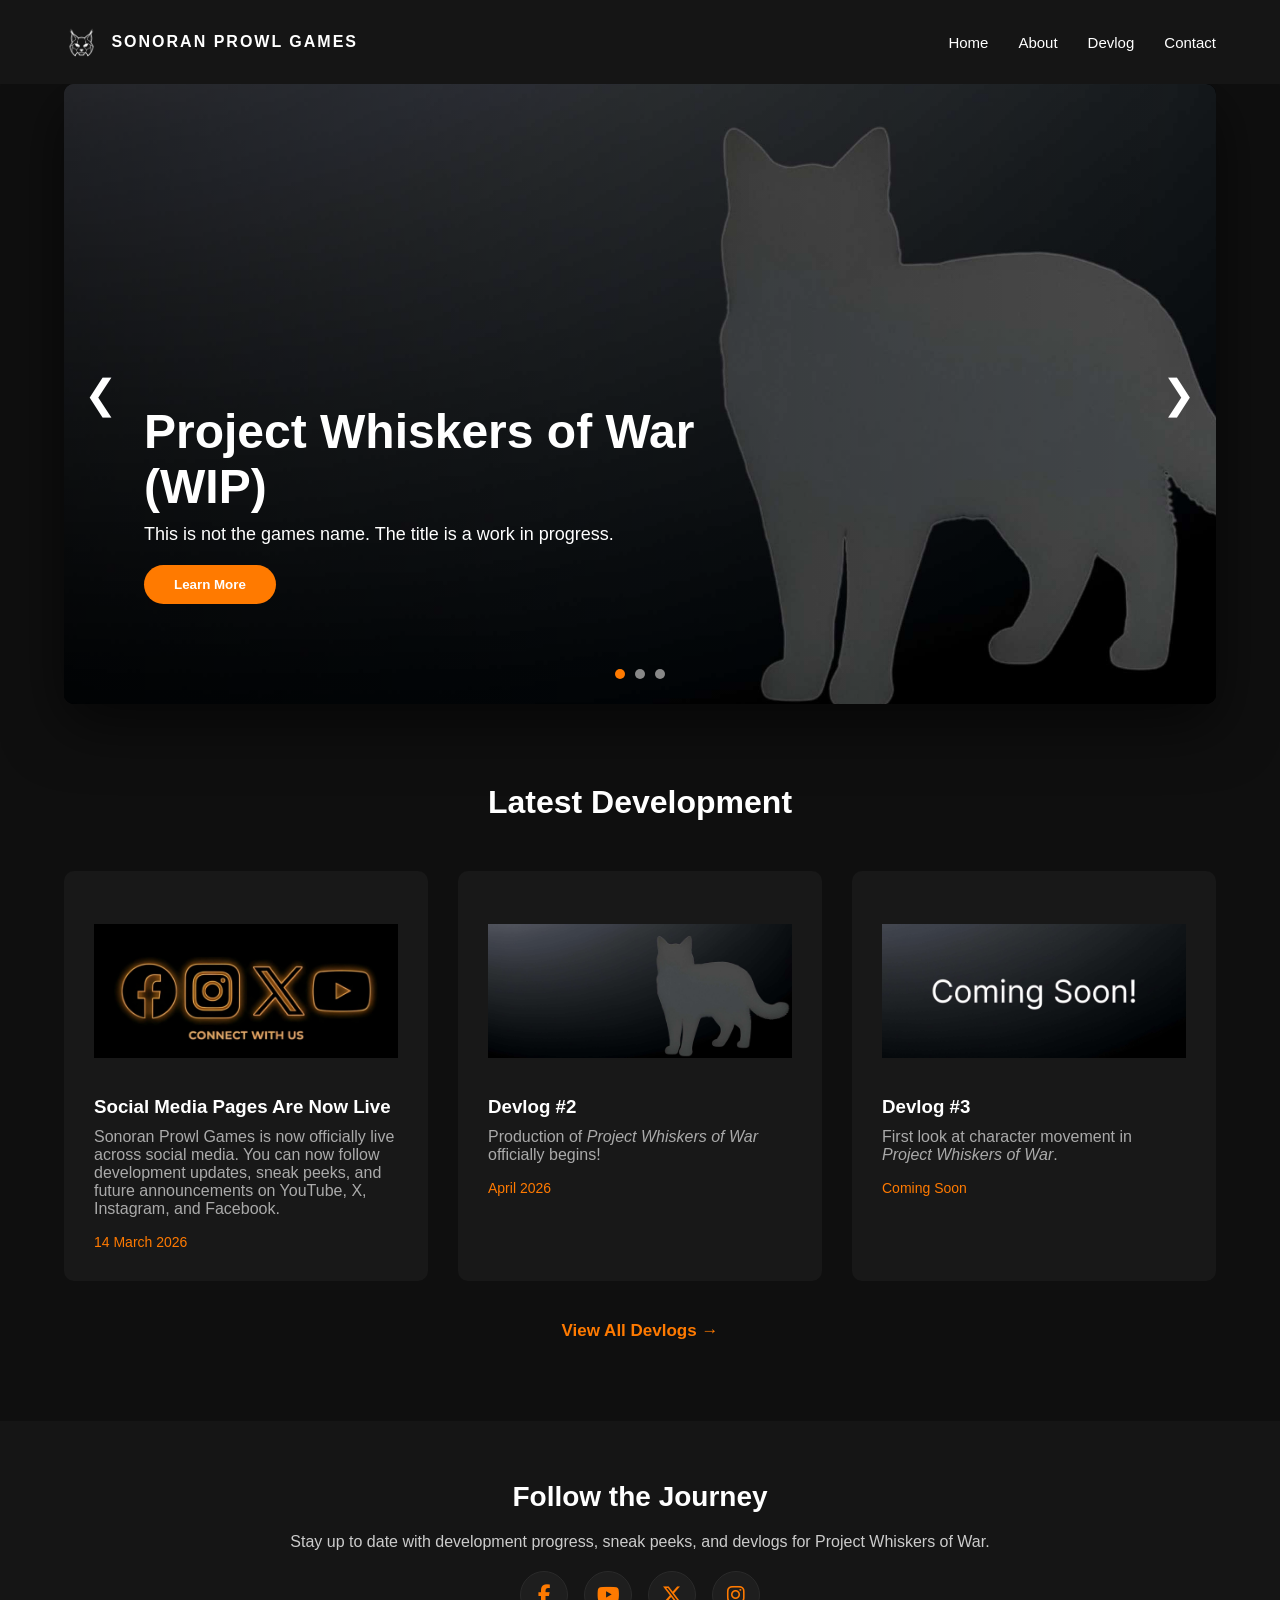
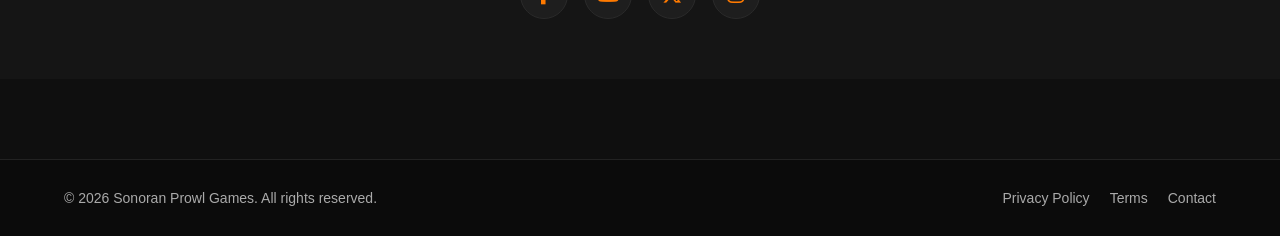
<file: index.html>
<!DOCTYPE html>
<html lang="en">

<head>

    <meta charset="UTF-8">
    <title>Sonoran Prowl Games</title>
    <meta name="viewport" content="width=device-width, initial-scale=1.0">

    <link rel="stylesheet" href="style.css">
    <link rel="stylesheet" href="https://cdnjs.cloudflare.com/ajax/libs/font-awesome/6.5.2/css/all.min.css">

</head>


<body>

    <!-- ================================= -->
    <!-- NAVBAR -->
    <!-- ================================= -->

    <header class="navbar">

        <div class="container navbar-inner">

            <div class="logo-container">
                <img src="assets/logo4.png" class="logo">
                <span class="studio-name">SONORAN PROWL GAMES</span>
            </div>

            <div class="menu-toggle">☰</div>

            <nav class="nav-menu">
                <a href="index.html">Home</a>
                <a href="about.html">About</a>
                <a href="devlog.html">Devlog</a>
                <a href="contact.html">Contact</a>
            </nav>

        </div>

    </header>


    <!-- ================================= -->
    <!-- FEATURED SLIDER -->
    <!-- ================================= -->

    <section class="featured">

        <div class="slider">

            <div class="slide active">
                <img src="assets/wowbanner.jpg">

                <div class="slide-content">
                    <h1>Project Whiskers of War (WIP)</h1>
                    <p>This is not the games name. The title is a work in progress. </p>
                    <button onclick="window.location.href='projectwow.html'">Learn More</button>
                </div>

            </div>


            <div class="slide">

                <img src="assets/SPGbanner.jpg">

                <div class="slide-content">
                    <h1>Sonoran Prowl Games</h1>
                    <p>Arizona Based Indie Developer</p>
                    <button onclick="window.location.href='about.html'">Learn More</button>
                </div>

            </div>


            <div class="slide">

                <img src="assets/social2.jpg">

                <div class="slide-content">
                    <h1>Now Live</h1>
                    <p>Facebook • YouTube • X • Instagram</p>
                    <button onclick="window.location.href='socials.html'">Learn More</button>
                </div>

            </div>


            <!-- arrows -->

            <div class="slider-arrows">
                <span class="arrow left">&#10094;</span>
                <span class="arrow right">&#10095;</span>
            </div>


            <!-- dots -->

            <div class="slider-dots">
                <span class="dot active"></span>
                <span class="dot"></span>
                <span class="dot"></span>
            </div>

        </div>

    </section>



    <!-- ================================= -->
    <!-- DEVLOG -->
    <!-- ================================= -->

    <section class="devlog">

        <div class="container">

            <h2>Latest Development</h2>

            <div class="devlog-grid">

                <!-- DEVLOG 1 -->
                <div class="devlog-card">
                    <img src="assets/social2.jpg" alt="Devlog 1 Thumbnail" class="devlog-thumb">
                    <h3>Social Media Pages Are Now Live</h3>
                    <p class="devlog-preview">
                        Sonoran Prowl Games is now officially live across social media.
                        You can now follow development updates, sneak peeks, and future
                        announcements on YouTube, X, Instagram, and Facebook.
                    </p>
                    <span>14 March 2026</span>
                </div>

                <!-- DEVLOG 2 -->
                <div class="devlog-card">
                    <img src="assets/wowbanner.jpg" alt="Devlog 2 Thumbnail" class="devlog-thumb">
                    <h3>Devlog #2</h3>
                    <p class="devlog-preview">Production of <em>Project Whiskers of War</em> officially begins!</p>
                    <span>April 2026</span>
                </div>

                <!-- DEVLOG 3 -->
                <div class="devlog-card">
                    <img src="assets/comingsoon.jpg" alt="Devlog 3 Thumbnail" class="devlog-thumb">
                    <h3>Devlog #3</h3>
                    <p class="devlog-preview">First look at character movement in <em>Project Whiskers of War</em>.</p>
                    <span>Coming Soon</span>
                </div>

            </div>

            <!-- View All Devlogs link (exactly what you liked) -->
            <div style="text-align: center; margin-top: 40px;">
                <a href="devlog.html" style="color: #ff7a00; font-weight: bold; text-decoration: none; font-size: 17px;">
                    View All Devlogs →
                </a>
            </div>

        </div>

    </section>

    <!-- ================================= -->
    <!-- Call to Action -->
    <!-- ================================= -->

    <section class="cta-follow">
        <div class="container cta-content">

            <h2>Follow the Journey</h2>

            <p>
                Stay up to date with development progress, sneak peeks,
                and devlogs for Project Whiskers of War.
            </p>

            <div class="social-links">

                <a href="https://www.facebook.com/SonoranProwlGames" target="_blank">
                    <i class="fa-brands fa-facebook-f"></i>
                </a>

                <a href="https://www.youtube.com/@SonoranProwlGames" target="_blank">
                    <i class="fa-brands fa-youtube"></i>
                </a>

                <a href="https://x.com/SonoranProwl" target="_blank">
                    <i class="fa-brands fa-x-twitter"></i>
                </a>

                <a href="https://www.instagram.com/sonoranprowlgames/" target="_blank">
                    <i class="fa-brands fa-instagram"></i>
                </a>

            </div>

        </div>
    </section>


    <!-- ================================= -->
    <!-- FOOTER -->
    <!-- ================================= -->

    <footer class="footer">

        <div class="container footer-content">

            <p>© 2026 Sonoran Prowl Games. All rights reserved.</p>

            <div class="footer-links">
                <a href="#">Privacy Policy</a>
                <a href="#">Terms</a>
                <a href="contact.html">Contact</a>
            </div>

        </div>

    </footer>


    <script src="script.js"></script>

</body>
</html>
</file>
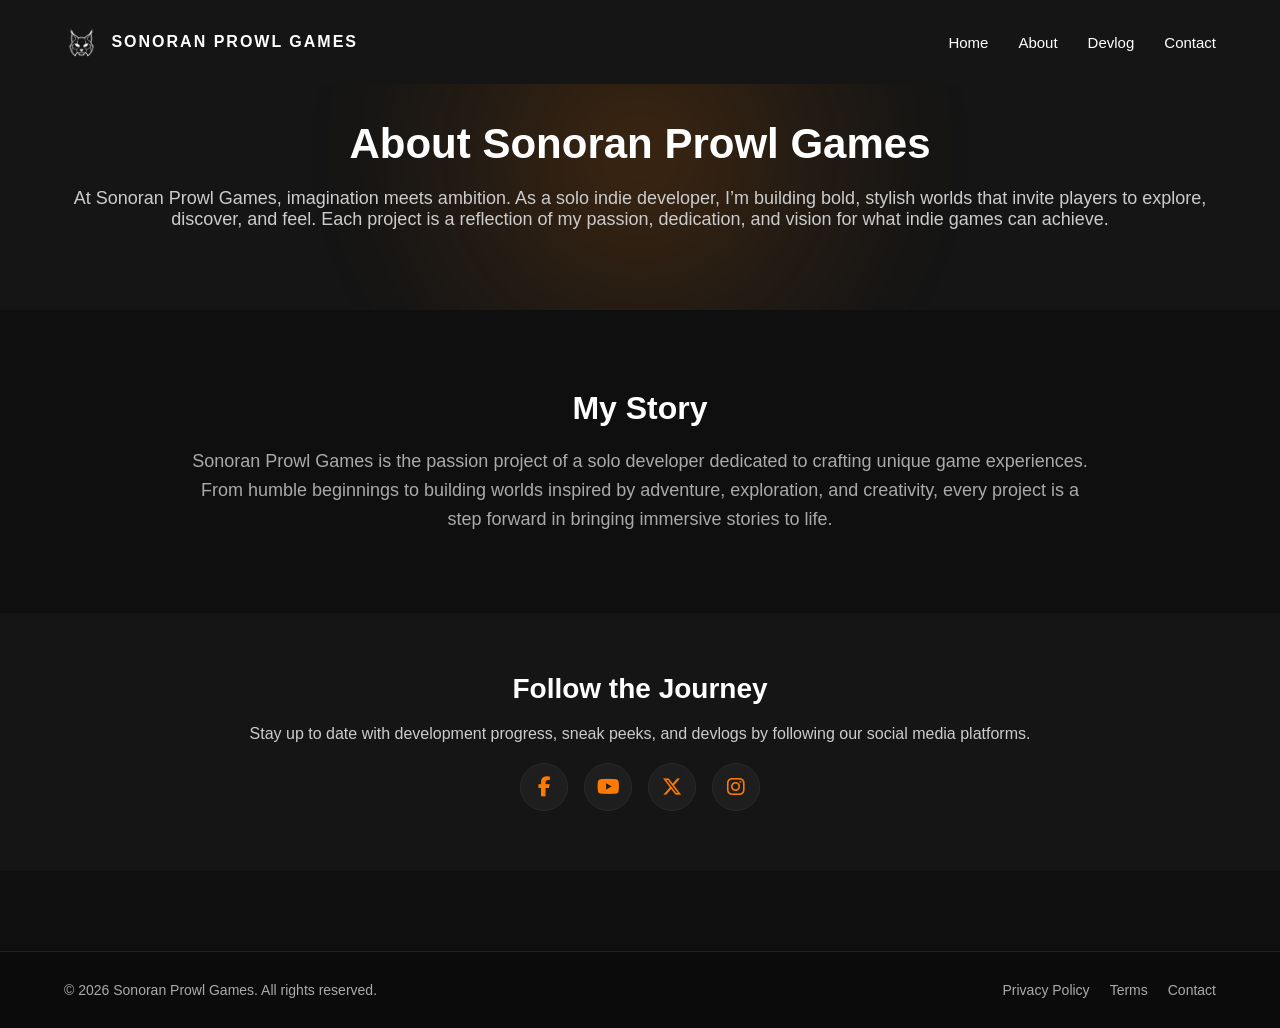
<file: about.html>
﻿<!DOCTYPE html>
<html lang="en">

<head>
    <meta charset="UTF-8">
    <title>About - Sonoran Prowl Games</title>
    <meta name="viewport" content="width=device-width, initial-scale=1.0">

    <link rel="stylesheet" href="style.css">

    <link rel="stylesheet" href="https://cdnjs.cloudflare.com/ajax/libs/font-awesome/6.5.2/css/all.min.css">
</head>

<body>

    <!-- NAVBAR -->
    <header class="navbar">
        <div class="container navbar-inner">
            <div class="logo-container">
                <img src="assets/logo4.png" class="logo">
                <span class="studio-name">SONORAN PROWL GAMES</span>
            </div>

            <div class="menu-toggle">☰</div>

            <nav class="nav-menu">
                <a href="index.html">Home</a>
                <a href="about.html">About</a>
                <a href="devlog.html">Devlog</a>
                <a href="contact.html">Contact</a>
            </nav>
        </div>
    </header>

    <!-- HERO SECTION -->
    <section class="about-hero">
        <div class="container hero-content">
            <h1>About Sonoran Prowl Games</h1>
            <p> At Sonoran Prowl Games, imagination meets ambition. As a solo indie developer, I’m building bold, stylish worlds that invite players to explore, discover, and feel.
                Each project is a reflection of my passion, dedication, and vision for what indie games can achieve.
            </p>
        </div>
    </section>

    <!-- OUR STORY SECTION -->
    <section class="our-story">
        <div class="container story-content">
            <h2>My Story</h2>
            <p>
                Sonoran Prowl Games is the passion project of a solo developer dedicated to crafting unique game experiences. From humble beginnings to building worlds inspired by adventure, exploration, and creativity, every project is a step forward in bringing immersive stories to life.
            </p>
        </div>
    </section>

    <!-- CALL TO ACTION -->
    <section class="cta-follow">
        <div class="container cta-content">
            <h2>Follow the Journey</h2>
            <p>Stay up to date with development progress, sneak peeks, and devlogs by following our social media platforms.</p>
            <div class="social-links">
                <a href="https://www.facebook.com/SonoranProwlGames" target="_blank" rel="noopener noreferrer" aria-label="Facebook">
                    <i class="fa-brands fa-facebook-f"></i>
                </a>

                <a href="https://www.youtube.com/@SonoranProwlGames" target="_blank" rel="noopener noreferrer" aria-label="YouTube">
                    <i class="fa-brands fa-youtube"></i>
                </a>

                <a href="https://x.com/SonoranProwl" target="_blank" rel="noopener noreferrer" aria-label="X">
                    <i class="fa-brands fa-x-twitter"></i>
                </a>

                <a href="https://www.instagram.com/sonoranprowlgames/" target="_blank" rel="noopener noreferrer" aria-label="Instagram">
                    <i class="fa-brands fa-instagram"></i>
                </a>
            </div>
        </div>
    </section>

    <!-- FOOTER -->
    <footer class="footer">
        <div class="container footer-content">
            <p>© 2026 Sonoran Prowl Games. All rights reserved.</p>
            <div class="footer-links">
                <a href="#">Privacy Policy</a>
                <a href="#">Terms</a>
                <a href="contact.html">Contact</a>
            </div>
        </div>
    </footer>

    <script src="script.js"></script>
</body>
</html>
</file>
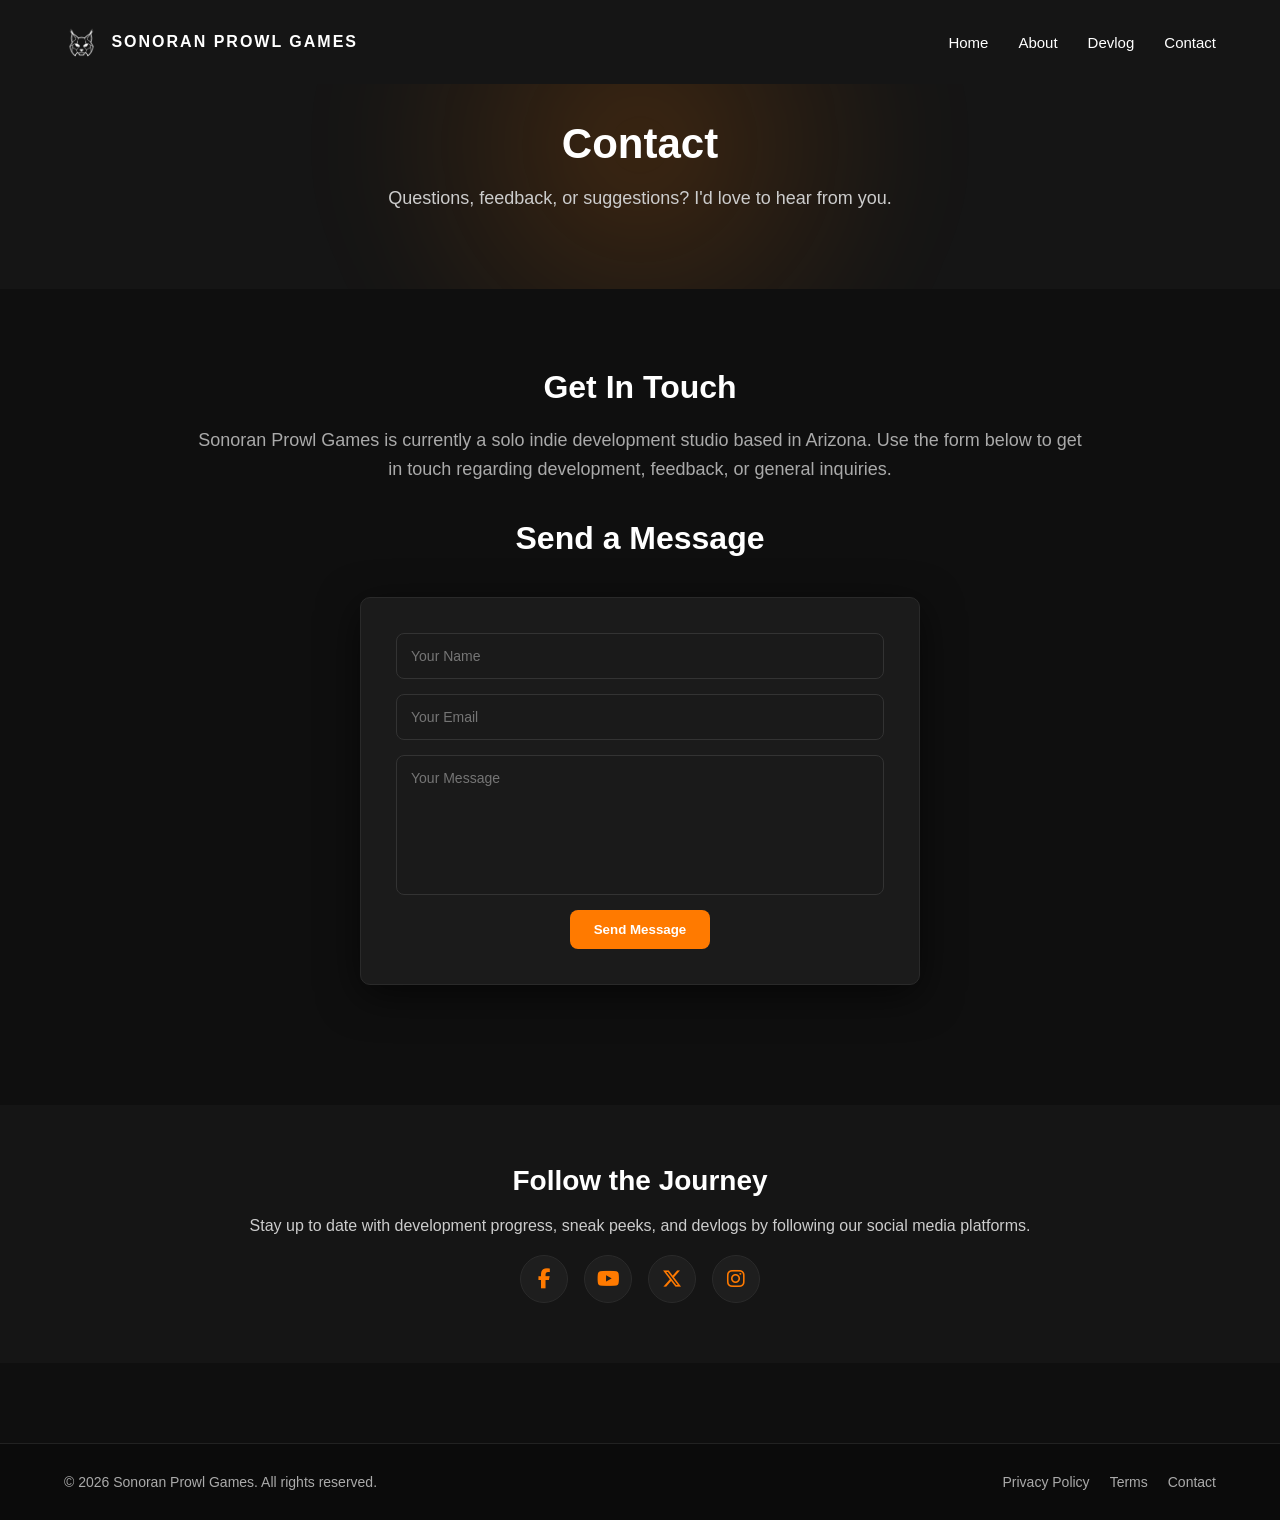
<file: contact.html>
﻿<!DOCTYPE html>
<html lang="en">

<head>
    <meta charset="UTF-8">
    <title>Contact - Sonoran Prowl Games</title>
    <meta name="viewport" content="width=device-width, initial-scale=1.0">

    <link rel="stylesheet" href="style.css">

    <link rel="stylesheet" href="https://cdnjs.cloudflare.com/ajax/libs/font-awesome/6.5.2/css/all.min.css">
</head>

<body>

    <!-- NAVBAR -->
    <header class="navbar">
        <div class="container navbar-inner">
            <div class="logo-container">
                <img src="assets/logo4.png" class="logo">
                <span class="studio-name">SONORAN PROWL GAMES</span>
            </div>

            <div class="menu-toggle">☰</div>

            <nav class="nav-menu">
                <a href="index.html">Home</a>
                <a href="about.html">About</a>
                <a href="devlog.html">Devlog</a>
                <a href="contact.html">Contact</a>
            </nav>
        </div>
    </header>

    <!-- HERO SECTION -->
    <section class="about-hero">
        <div class="container hero-content">
            <h1>Contact</h1>
            <p>Questions, feedback, or suggestions? I'd love to hear from you.</p>
        </div>
    </section>

    <!-- CONTACT SECTION -->
    <section class="our-story">
        <div class="container story-content">

            <h2>Get In Touch</h2>

            <p>
                Sonoran Prowl Games is currently a solo indie development studio based in Arizona.
                Use the form below to get in touch regarding development,
                feedback, or general inquiries.
            </p>

            <br><br>

            <h2>Send a Message</h2>


            <div class="contact-card">

                <p id="form-success" style="display:none; color:#ff7a00; margin-bottom:20px;">
                    Thanks — your message was sent successfully.
                </p>

                <form class="contact-form"
                      action="https://formspree.io/f/xojklknp"
                      method="POST"
                      autocomplete="off">

                    <input type="text" name="name" placeholder="Your Name" required>

                    <input type="email" name="email" placeholder="Your Email" required>

                    <textarea name="message" rows="6" placeholder="Your Message" required></textarea>

                    <input type="hidden" name="_subject" value="Website Contact – Sonoran Prowl Games">

                    <input type="hidden" name="_next" value="https://sonoranprowlgames.com/contact.html?sent=1">

                    <button type="submit" id="submitBtn">Send Message</button>

                </form>

            </div>
        </div>

</section>

    <!-- CALL TO ACTION -->
    <section class="cta-follow">
        <div class="container cta-content">
            <h2>Follow the Journey</h2>
            <p>Stay up to date with development progress, sneak peeks, and devlogs by following our social media platforms.</p>

            <div class="social-links">
                <a href="https://www.facebook.com/SonoranProwlGames" target="_blank" rel="noopener noreferrer" aria-label="Facebook">
                    <i class="fa-brands fa-facebook-f"></i>
                </a>

                <a href="https://www.youtube.com/@SonoranProwlGames" target="_blank" rel="noopener noreferrer" aria-label="YouTube">
                    <i class="fa-brands fa-youtube"></i>
                </a>

                <a href="https://x.com/SonoranProwl" target="_blank" rel="noopener noreferrer" aria-label="X">
                    <i class="fa-brands fa-x-twitter"></i>
                </a>

                <a href="https://www.instagram.com/sonoranprowlgames/" target="_blank" rel="noopener noreferrer" aria-label="Instagram">
                    <i class="fa-brands fa-instagram"></i>
                </a>
            </div>
        </div>
    </section>

    <!-- FOOTER -->
    <footer class="footer">
        <div class="container footer-content">
            <p>© 2026 Sonoran Prowl Games. All rights reserved.</p>

            <div class="footer-links">
                <a href="#">Privacy Policy</a>
                <a href="#">Terms</a>
                <a href="contact.html">Contact</a>
            </div>
        </div>
    </footer>

    <script src="script.js"></script>

    <script>
        const params = new URLSearchParams(window.location.search);
        if (params.get("sent") === "1") {
            const success = document.getElementById("form-success");
            if (success) success.style.display = "block";
        }

        const form = document.querySelector(".contact-form");
        const btn = document.getElementById("submitBtn");

        if (form) {
            form.addEventListener("submit", () => {
                btn.textContent = "Sending...";
                btn.disabled = true;
            });
        }
    </script>
</body>
</html>
</file>
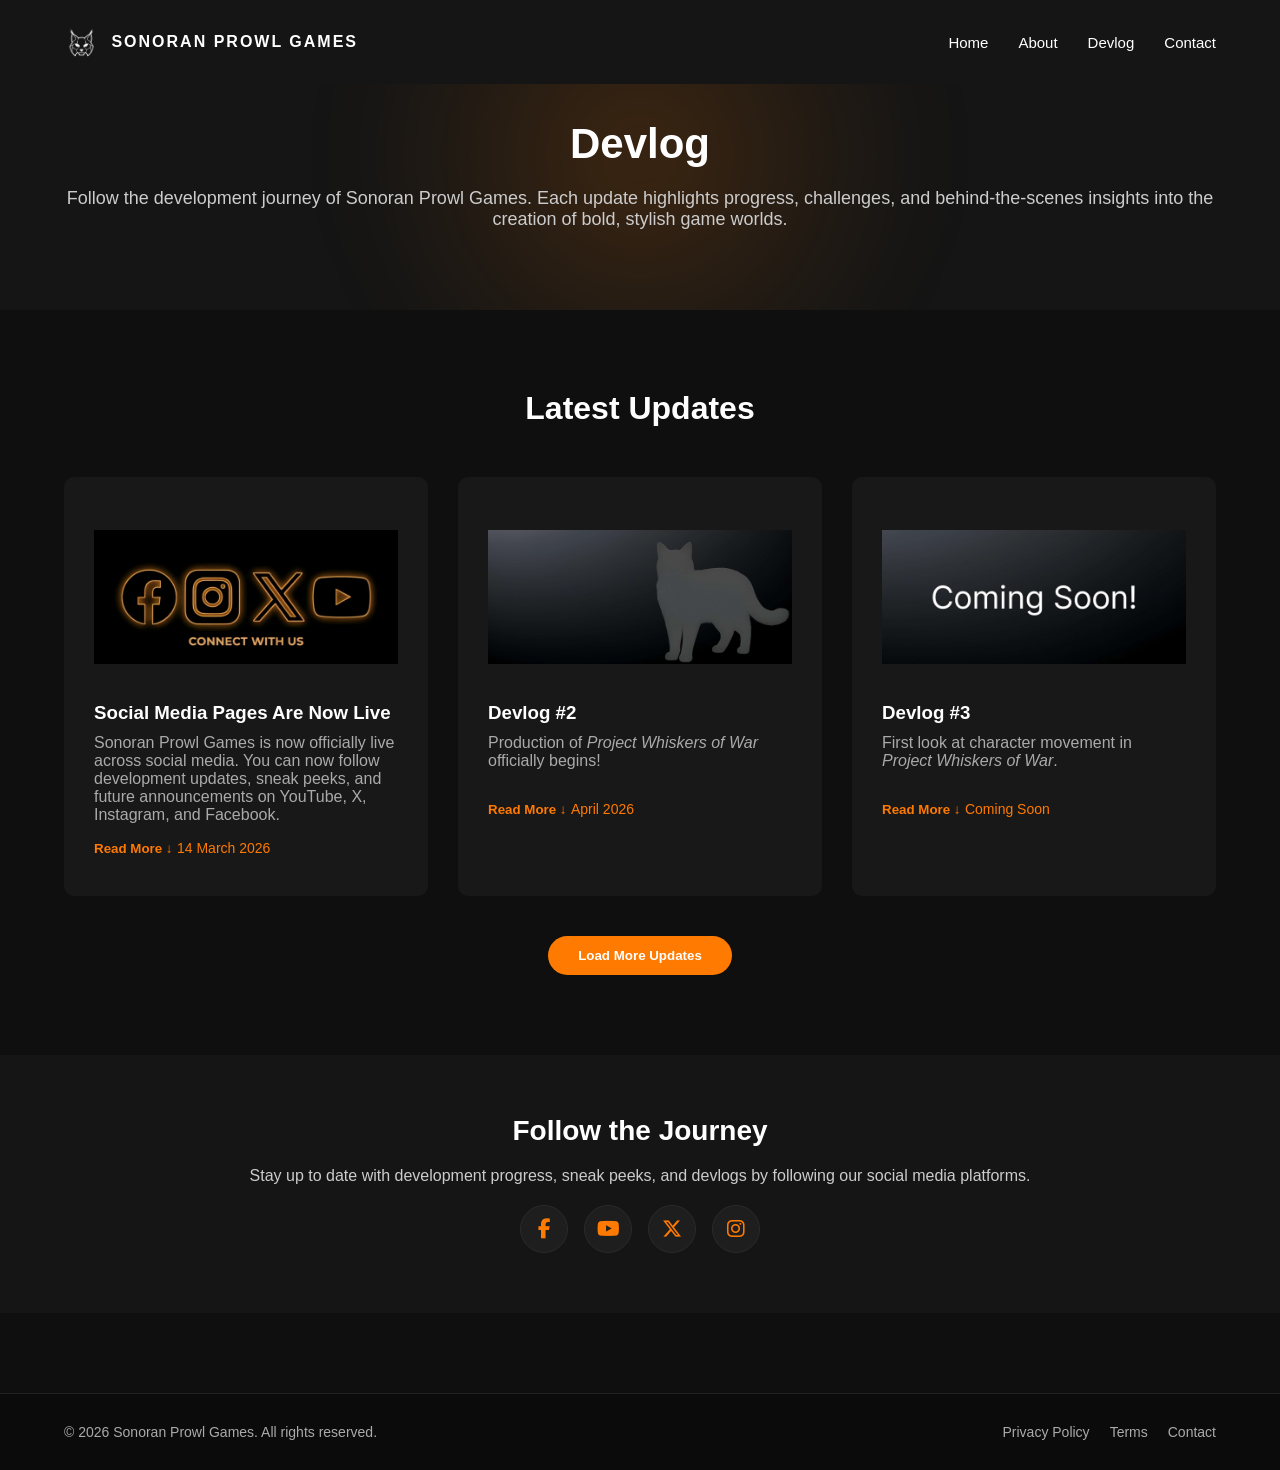
<file: devlog.html>
﻿<!DOCTYPE html>
<html lang="en">

<head>
    <meta charset="UTF-8">
    <title>Devlog - Sonoran Prowl Games</title>
    <meta name="viewport" content="width=device-width, initial-scale=1.0">

    <link rel="stylesheet" href="style.css">

    <link rel="stylesheet" href="https://cdnjs.cloudflare.com/ajax/libs/font-awesome/6.5.2/css/all.min.css">
</head>

<body>

    <!-- NAVBAR -->
    <header class="navbar">
        <div class="container navbar-inner">
            <div class="logo-container">
                <img src="assets/logo4.png" class="logo">
                <span class="studio-name">SONORAN PROWL GAMES</span>
            </div>

            <div class="menu-toggle">☰</div>

            <nav class="nav-menu">
                <a href="index.html">Home</a>
                <a href="about.html">About</a>
                <a href="devlog.html">Devlog</a>
                <a href="contact.html">Contact</a>
            </nav>
        </div>
    </header>

    <!-- HERO SECTION -->
    <section class="about-hero">
        <div class="container hero-content">
            <h1>Devlog</h1>
            <p>Follow the development journey of Sonoran Prowl Games. Each update highlights progress, challenges, and behind-the-scenes insights into the creation of bold, stylish game worlds.</p>
        </div>
    </section>

    <!-- DEVLOG GRID -->
    <section class="devlog">
        <div class="container">
            <h2>Latest Updates</h2>

            <div class="devlog-grid">

                <!-- DEVLOG 1 -->
                <div class="devlog-card">
                    <img src="assets/social2.jpg" alt="Devlog 1 Thumbnail" class="devlog-thumb">

                    <h3>Social Media Pages Are Now Live</h3>

                    <p class="devlog-preview">
                        Sonoran Prowl Games is now officially live across social media.
                        You can now follow development updates, sneak peeks, and future
                        announcements on YouTube, X, Instagram, and Facebook.
                    </p>

                    <div class="devlog-full">

                        <p>
                            Today's update also includes several bug fixes across the website.
                            Navigation improvements, contact form functionality, and layout
                            issues have been addressed to make the experience smoother.
                        </p>


                    </div>
                    <button class="devlog-toggle">Read More ↓</button>
                    <span>14 March 2026</span>
                </div>

                <!-- DEVLOG 2 -->
                <div class="devlog-card">
                    <img src="assets/wowbanner.jpg" alt="Devlog 2 Thumbnail" class="devlog-thumb">
                    <h3>Devlog #2</h3>
                    <p class="devlog-preview">Production of <em>Project Whiskers of War</em> officially begins!</p>
                    <p class="devlog-full">Development on Project Whiskers of War has officially started. Current work focuses on establishing the core gameplay systems including character movement, camera controls, and the first playable prototype.</p>
                    <button class="devlog-toggle">Read More ↓</button>
                    <span>April 2026</span>
                </div>

                <!-- DEVLOG 3 -->
                <div class="devlog-card">
                    <img src="assets/comingsoon.jpg" alt="Devlog 3 Thumbnail" class="devlog-thumb">
                    <h3>Devlog #3</h3>
                    <p class="devlog-preview">First look at character movement in <em>Project Whiskers of War</em>.</p>
                    <p class="devlog-full">This devlog showcases the early character movement system. The goal is making movement feel smooth, responsive, and satisfying while laying the groundwork for traversal mechanics.</p>
                    <button class="devlog-toggle">Read More ↓</button>
                    <span>Coming Soon</span>
                </div>

            </div>

            <!-- LOAD MORE BUTTON -->
            <div class="devlog-load-more">
                <button id="loadMore">Load More Updates</button>
            </div>

        </div>
    </section>

    <!-- CALL TO ACTION -->
    <section class="cta-follow">
        <div class="container cta-content">

            <h2>Follow the Journey</h2>

            <p>Stay up to date with development progress, sneak peeks, and devlogs by following our social media platforms.</p>

            <div class="social-links">
                <a href="https://www.facebook.com/SonoranProwlGames" target="_blank" rel="noopener noreferrer" aria-label="Facebook">
                    <i class="fa-brands fa-facebook-f"></i>
                </a>

                <a href="https://www.youtube.com/@SonoranProwlGames" target="_blank" rel="noopener noreferrer" aria-label="YouTube">
                    <i class="fa-brands fa-youtube"></i>
                </a>

                <a href="https://x.com/SonoranProwl" target="_blank" rel="noopener noreferrer" aria-label="X">
                    <i class="fa-brands fa-x-twitter"></i>
                </a>

                <a href="https://www.instagram.com/sonoranprowlgames/" target="_blank" rel="noopener noreferrer" aria-label="Instagram">
                    <i class="fa-brands fa-instagram"></i>
                </a>
            </div>
        </div>
    </section>

    <!-- FOOTER -->
    <footer class="footer">
        <div class="container footer-content">
            <p>© 2026 Sonoran Prowl Games. All rights reserved.</p>
            <div class="footer-links">
                <a href="#">Privacy Policy</a>
                <a href="#">Terms</a>
                <a href="contact.html">Contact</a>
            </div>
        </div>
    </footer>

    <script src="script.js"></script>
    
</body>
</html>
</file>
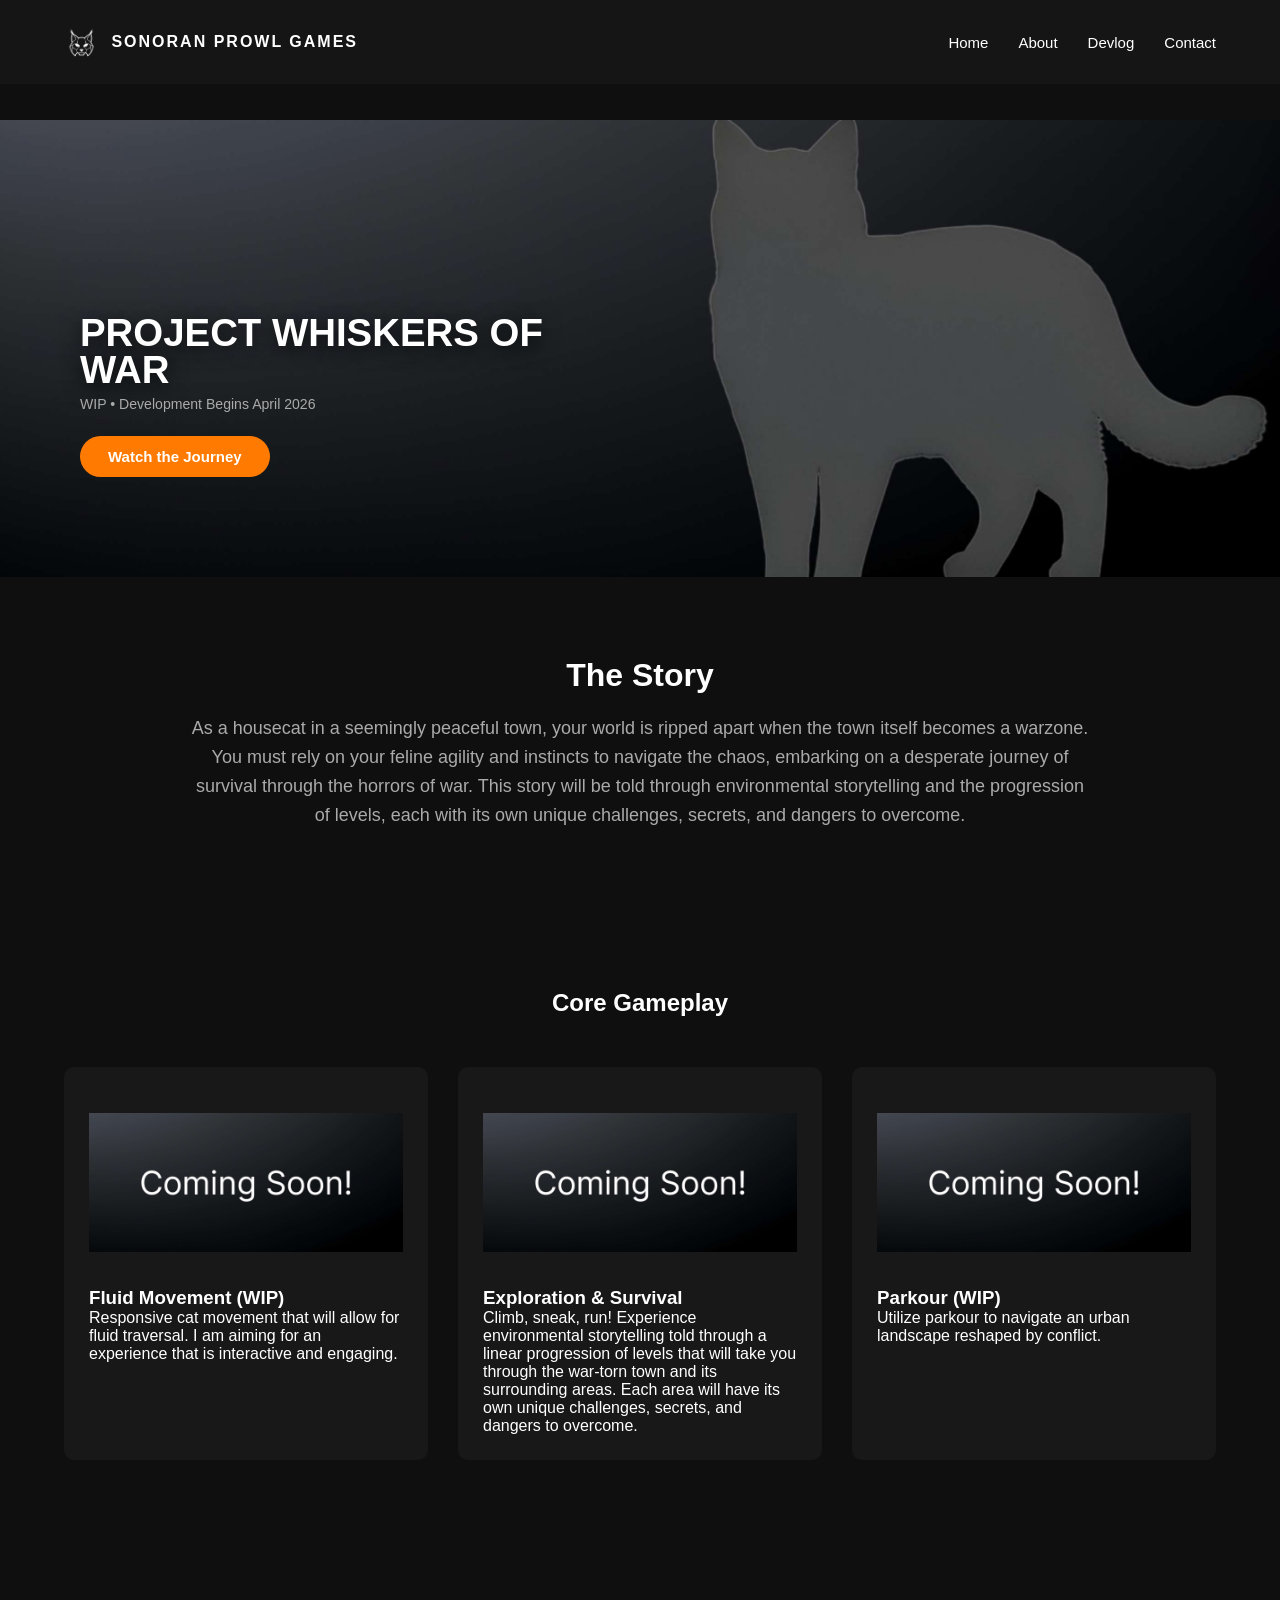
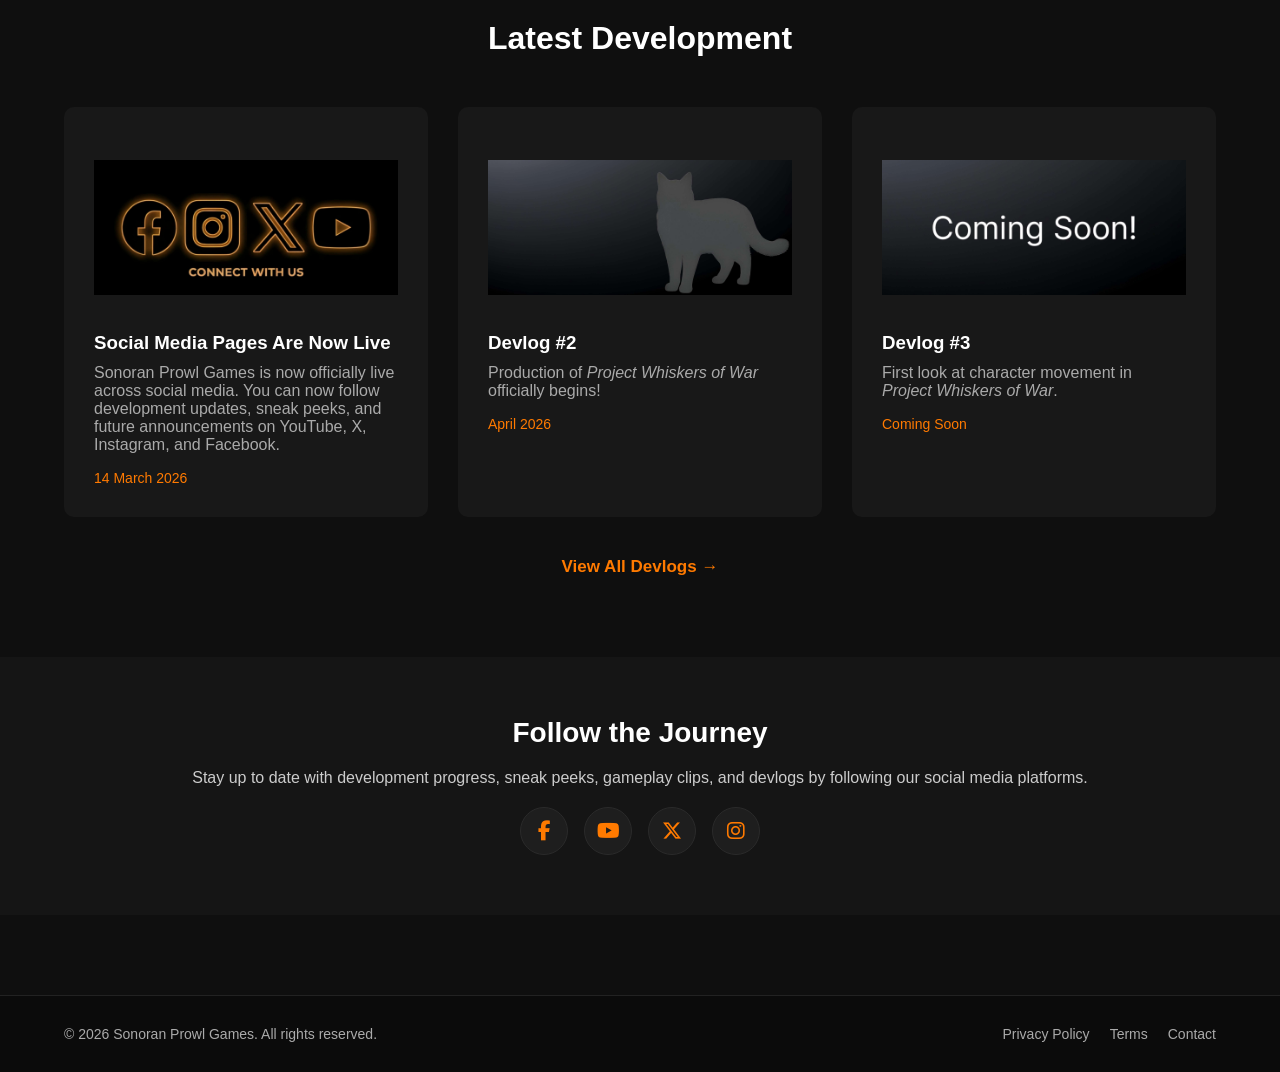
<file: projectwow.html>
﻿<!DOCTYPE html>
<html lang="en">
<head>
    <meta charset="UTF-8">
    <title>Project Whiskers of War - Sonoran Prowl Games</title>
    <meta name="viewport" content="width=device-width, initial-scale=1.0">
    <link rel="stylesheet" href="style.css">

    <link rel="stylesheet" href="https://cdnjs.cloudflare.com/ajax/libs/font-awesome/6.5.2/css/all.min.css">
</head>
<body>

    <!-- NAVBAR -->
    <header class="navbar">
        <div class="container navbar-inner">
            <div class="logo-container">
                <img src="assets/logo4.png" class="logo">
                <span class="studio-name">SONORAN PROWL GAMES</span>
            </div>
            <div class="menu-toggle">☰</div>
            <nav class="nav-menu">
                <a href="index.html">Home</a>
                <a href="about.html">About</a>
                <a href="devlog.html">Devlog</a>
                <a href="contact.html">Contact</a>
            </nav>
        </div>
    </header>

    <!-- GAME HERO -->
    <section class="game-hero">
        <div class="hero-frame">
            <img src="assets/wowbanner.jpg" alt="Project Whiskers of War Banner" class="hero-bg">

            <div class="hero-overlay">
                <div class="hero-copy">
                    <h1>PROJECT WHISKERS OF WAR</h1>
                    <p class="status">WIP • Development Begins April 2026</p>
                    <button onclick="window.location.href='devlog.html'" class="cta-button">
                        Watch the Journey
                    </button>
                </div>
            </div>
        </div>
    </section>

    <!-- STORY SECTION -->
    <section class="our-story">
        <div class="container story-content">
            <h2>The Story</h2>
            <p>
                As a housecat in a seemingly peaceful town, your world is ripped apart when the town itself becomes a warzone. You must rely on your feline
                agility and instincts to navigate the chaos, embarking on a desperate journey of survival through the horrors of war. This story will be told through environmental 
                storytelling and the progression of levels, each with its own unique challenges, secrets, and dangers to overcome.
            </p>
        </div>
    </section>

    <!-- GAMEPLAY SECTION -->
    <section class="gameplay-section">
        <div class="container">
            <h2 style="text-align: center; margin-bottom: 50px;">Core Gameplay</h2>
            <div class="gameplay-grid">
                <div class="gameplay-card">
                    <img src="assets/comingsoon.jpg" alt="Movement" class="gameplay-thumb">
                    <h3>Fluid Movement (WIP)</h3>
                    <p>
                        Responsive cat movement that will allow for fluid traversal. I am aiming for an experience that is
                        interactive and engaging.
                    </p>
                </div>
                <div class="gameplay-card">
                    <img src="assets/comingsoon.jpg" alt="Exploration" class="gameplay-thumb">
                    <h3>Exploration &amp; Survival</h3>
                    <p>
                        Climb, sneak, run! Experience environmental storytelling told through a linear progression of levels that will take you
                        through the war-torn town and its surrounding areas. Each area will have its own unique challenges, secrets, and dangers to overcome.
                    </p>
                </div>
                <div class="gameplay-card">
                    <img src="assets/comingsoon.jpg" alt="Combat" class="gameplay-thumb">
                    <h3>Parkour (WIP)</h3>
                    <p>Utilize parkour to navigate an urban landscape reshaped by conflict.</p>
                </div>
            </div>
        </div>
    </section>

    <!-- DEVLOG TEASER -->
    <section class="devlog">
        <div class="container">
            <h2 style="text-align: center;">Latest Development</h2>
            <div class="devlog-grid">
                <div class="devlog-card">
                    <img src="assets/social2.jpg" alt="Devlog 1 Thumbnail" class="devlog-thumb">
                    <h3>Social Media Pages Are Now Live</h3>
                    <p class="devlog-preview">
                        Sonoran Prowl Games is now officially live across social media.
                        You can now follow development updates, sneak peeks, and future
                        announcements on YouTube, X, Instagram, and Facebook.
                    </p>
                    <span>14 March 2026</span>
                </div>

                <div class="devlog-card">
                    <img src="assets/wowbanner.jpg" alt="Devlog 2 Thumbnail" class="devlog-thumb">
                    <h3>Devlog #2</h3>
                    <p class="devlog-preview">Production of <em>Project Whiskers of War</em> officially begins!</p>
                    <span>April 2026</span>
                </div>

                <div class="devlog-card">
                    <img src="assets/comingsoon.jpg" alt="Devlog 3 Thumbnail" class="devlog-thumb">
                    <h3>Devlog #3</h3>
                    <p class="devlog-preview">First look at character movement in <em>Project Whiskers of War</em>.</p>
                    <span>Coming Soon</span>
                </div>
            </div>
            <div style="text-align: center; margin-top: 40px;">
                <a href="devlog.html" style="color: #ff7a00; font-weight: bold; text-decoration: none; font-size: 17px;">
                    View All Devlogs →
                </a>
            </div>
        </div>
    </section>

    <!-- CALL TO ACTION -->
    <section class="cta-follow">
        <div class="container cta-content">
            <h2>Follow the Journey</h2>
            <p>Stay up to date with development progress, sneak peeks, gameplay clips, and devlogs by following our social media platforms.</p>
            <div class="social-links">
                <a href="https://www.facebook.com/SonoranProwlGames" target="_blank" rel="noopener noreferrer" aria-label="Facebook">
                    <i class="fa-brands fa-facebook-f"></i>
                </a>

                <a href="https://www.youtube.com/@SonoranProwlGames" target="_blank" rel="noopener noreferrer" aria-label="YouTube">
                    <i class="fa-brands fa-youtube"></i>
                </a>

                <a href="https://x.com/SonoranProwl" target="_blank" rel="noopener noreferrer" aria-label="X">
                    <i class="fa-brands fa-x-twitter"></i>
                </a>

                <a href="https://www.instagram.com/sonoranprowlgames/" target="_blank" rel="noopener noreferrer" aria-label="Instagram">
                    <i class="fa-brands fa-instagram"></i>
                </a>
            </div>
        </div>
    </section>

    <!-- FOOTER -->
    <footer class="footer">
        <div class="container footer-content">
            <p>© 2026 Sonoran Prowl Games. All rights reserved.</p>
            <div class="footer-links">
                <a href="#">Privacy Policy</a>
                <a href="#">Terms</a>
                <a href="contact.html">Contact</a>
            </div>
        </div>
    </footer>

    <script src="script.js"></script>
</body>
</html>
</file>
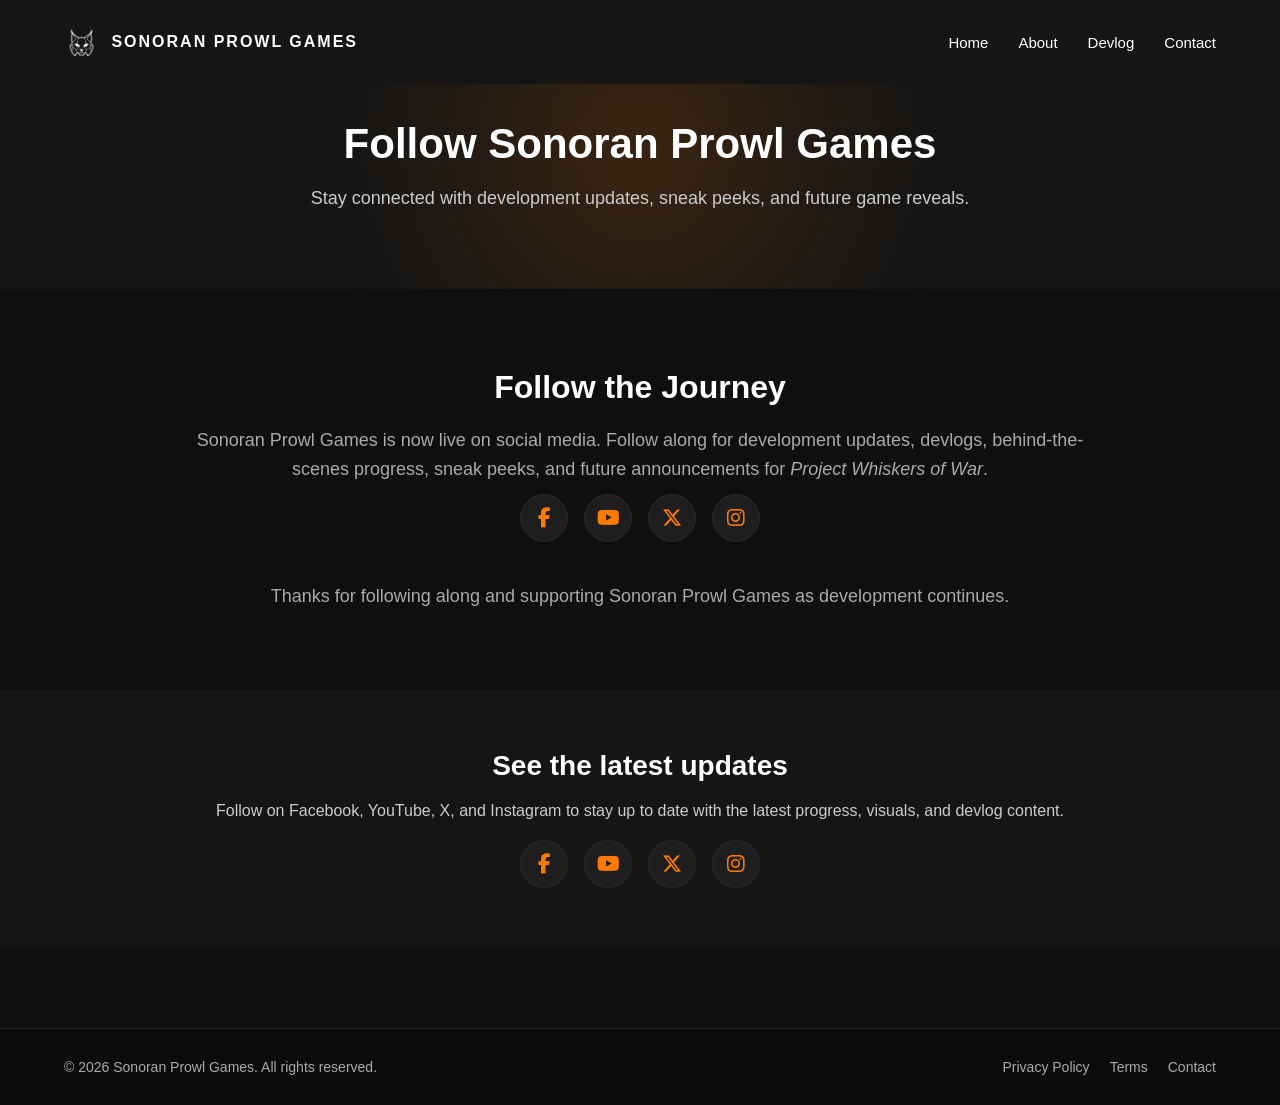
<file: socials.html>
﻿<!DOCTYPE html>
<html lang="en">
<head>
    <meta charset="UTF-8">
    <title>Socials | Sonoran Prowl Games</title>
    <meta name="viewport" content="width=device-width, initial-scale=1.0">
    <link rel="stylesheet" href="style.css">

    <link rel="stylesheet" href="https://cdnjs.cloudflare.com/ajax/libs/font-awesome/6.5.2/css/all.min.css">
</head>
<body>

    <!-- NAVBAR -->
    <header class="navbar">
        <div class="container navbar-inner">
            <div class="logo-container">
                <img src="assets/logo4.png" class="logo" alt="Sonoran Prowl Games Logo">
                <span class="studio-name">SONORAN PROWL GAMES</span>
            </div>
            <div class="menu-toggle">☰</div>
            <nav class="nav-menu">
                <a href="index.html">Home</a>
                <a href="about.html">About</a>
                <a href="devlog.html">Devlog</a>
                <a href="contact.html">Contact</a>
            </nav>
        </div>
    </header>

    <!-- HERO SECTION -->
    <section class="about-hero">
        <div class="container hero-content">
            <h1>Follow Sonoran Prowl Games</h1>
            <p>Stay connected with development updates, sneak peeks, and future game reveals.</p>
        </div>
    </section>

    <!-- MAIN CONTENT -->
    <section class="our-story">
        <div class="container story-content">
            <h2>Follow the Journey</h2>

            <p>
                Sonoran Prowl Games is now live on social media. Follow along for development updates,
                devlogs, behind-the-scenes progress, sneak peeks, and future announcements for
                <em>Project Whiskers of War</em>.
            </p>


            <div class="social-links">
                <a href="https://www.facebook.com/SonoranProwlGames" target="_blank" rel="noopener noreferrer" aria-label="Facebook">
                    <i class="fa-brands fa-facebook-f"></i>
                </a>

                <a href="https://www.youtube.com/@SonoranProwlGames" target="_blank" rel="noopener noreferrer" aria-label="YouTube">
                    <i class="fa-brands fa-youtube"></i>
                </a>

                <a href="https://x.com/SonoranProwl" target="_blank" rel="noopener noreferrer" aria-label="X">
                    <i class="fa-brands fa-x-twitter"></i>
                </a>

                <a href="https://www.instagram.com/sonoranprowlgames/" target="_blank" rel="noopener noreferrer" aria-label="Instagram">
                    <i class="fa-brands fa-instagram"></i>
                </a>
            </div>

            <p style="margin-top: 40px;">
                Thanks for following along and supporting Sonoran Prowl Games as development continues.
            </p>
        </div>
    </section>

    <!-- CALL TO ACTION -->
    <section class="cta-follow">
        <div class="container cta-content">
            <h2>See the latest updates</h2>
            <p>
                Follow on Facebook, YouTube, X, and Instagram to stay up to date with the latest progress,
                visuals, and devlog content.
            </p>

            <div class="social-links">
                <a href="https://www.facebook.com/SonoranProwlGames" target="_blank" rel="noopener noreferrer" aria-label="Facebook">
                    <i class="fa-brands fa-facebook-f"></i>
                </a>

                <a href="https://www.youtube.com/@SonoranProwlGames" target="_blank" rel="noopener noreferrer" aria-label="YouTube">
                    <i class="fa-brands fa-youtube"></i>
                </a>

                <a href="https://x.com/SonoranProwl" target="_blank" rel="noopener noreferrer" aria-label="X">
                    <i class="fa-brands fa-x-twitter"></i>
                </a>

                <a href="https://www.instagram.com/sonoranprowlgames/" target="_blank" rel="noopener noreferrer" aria-label="Instagram">
                    <i class="fa-brands fa-instagram"></i>
                </a>
            </div>
        </div>
    </section>

    <!-- FOOTER -->
    <footer class="footer">
        <div class="container footer-content">
            <p>© 2026 Sonoran Prowl Games. All rights reserved.</p>
            <div class="footer-links">
                <a href="#">Privacy Policy</a>
                <a href="#">Terms</a>
                <a href="contact.html">Contact</a>
            </div>
        </div>
    </footer>

    <script src="script.js"></script>
</body>
</html>
</file>
<file: style.css>
﻿/* ================================= */
/* GLOBAL */
/* ================================= */

* {
    margin: 0;
    padding: 0;
    box-sizing: border-box;
}

html,
body {
    overflow-x: hidden;
}

body {
    font-family: Arial, sans-serif;
    background: #0f0f0f;
    color: white;
    position: relative;
}

    /* subtle background noise texture */

    body::after {
        content: "";
        position: fixed;
        top: 0;
        left: 0;
        width: 100%;
        height: 100%;
        background-image: url("https://www.transparenttextures.com/patterns/noise.png");
        opacity: 0.03;
        pointer-events: none;
        z-index: 9999;
    }


.container {
    width: 90%;
    max-width: 1400px;
    margin: auto;
}



/* ================================= */
/* NAVBAR */
/* ================================= */

.navbar {
    position: fixed;
    top: 0;
    width: 100%;
    background: #151515;
    z-index: 1000;
}

.navbar-inner {
    display: flex;
    justify-content: space-between;
    align-items: center;
    padding: 12px 0;
}

.logo-container {
    display: flex;
    align-items: center;
    gap: 12px;
}

.logo {
    height: 60px;
}

.studio-name {
    font-weight: bold;
    letter-spacing: 2px;
}

.nav-menu {
    display: flex;
}

    .nav-menu a {
        color: white;
        text-decoration: none;
        margin-left: 30px;
        font-size: 15px;
        transition: 0.25s;
    }

        .nav-menu a:hover {
            color: #ff7a00;
        }

.menu-toggle {
    display: none;
    font-size: 28px;
    cursor: pointer;
}



/* ================================= */
/* FEATURED SLIDER */
/* ================================= */

.featured {
    margin-top: 84px;
    display: flex;
    justify-content: center;
}

.slider {
    position: relative;
    width: 90%;
    max-width: 1400px;
    height: 620px;
    border-radius: 10px;
    overflow: hidden;
    box-shadow: 0 20px 60px rgba(0, 0, 0, 0.6);
    background: #000;
}

.slide {
    position: absolute;
    width: 100%;
    height: 100%;
    opacity: 0;
    pointer-events: none;
    transition: opacity 0.7s;
    background: #000;
}

    .slide.active {
        opacity: 1;
        pointer-events: auto;
    }

    .slide img {
        width: 100%;
        height: 100%;
        object-fit: cover;
        object-position: center;
        transition: transform 8s ease;
        display: block;
    }

    .slide.active img {
        transform: scale(1.05);
    }

    .slide::after {
        content: "";
        position: absolute;
        inset: 0;
        background: linear-gradient(to right, rgba(0, 0, 0, 0.55), rgba(0, 0, 0, 0.2), rgba(0, 0, 0, 0));
        pointer-events: none;
    }

.slide-content {
    position: absolute;
    bottom: 100px;
    left: 80px;
    z-index: 5;
    max-width: 600px;
}

    .slide-content h1 {
        font-size: 48px;
        margin-bottom: 10px;
    }

    .slide-content p {
        font-size: 18px;
        margin-bottom: 20px;
    }

    .slide-content button {
        background: #ff7a00;
        border: none;
        padding: 12px 30px;
        border-radius: 30px;
        font-weight: bold;
        color: white;
        cursor: pointer;
        transition: 0.3s;
    }

        .slide-content button:hover {
            background: #ff8c1a;
            transform: translateY(-3px);
            box-shadow: 0 10px 25px rgba(255, 122, 0, 0.5);
        }



/* arrows */

.slider-arrows {
    position: absolute;
    top: 50%;
    width: 100%;
    display: flex;
    justify-content: space-between;
    transform: translateY(-50%);
    padding: 0 20px;
}

.arrow {
    font-size: 40px;
    cursor: pointer;
    transition: 0.3s;
}

    .arrow:hover {
        color: #ff7a00;
    }



/* dots */

.slider-dots {
    position: absolute;
    bottom: 25px;
    width: 100%;
    display: flex;
    justify-content: center;
    gap: 10px;
}

.dot {
    height: 10px;
    width: 10px;
    background: #888;
    border-radius: 50%;
    cursor: pointer;
}

    .dot.active {
        background: #ff7a00;
    }



/* ================================= */
/* DEVLOG */
/* ================================= */

.devlog {
    padding: 80px 0;
    background: #0f0f0f;
    width: 100%;
    overflow-x: hidden;
}

    .devlog h2 {
        text-align: center;
        font-size: 32px;
        margin-bottom: 50px;
    }

.devlog-grid {
    display: grid;
    grid-template-columns: repeat(3, 1fr);
    gap: 30px;
    width: 100%;
}

.devlog-card {
    background: #181818;
    padding: 30px;
    border-radius: 10px;
    transition: 0.3s;
    position: relative;
    min-width: 0;
}

    .devlog-card:hover {
        transform: translateY(-8px);
        background: #202020;
    }

    .devlog-card h3 {
        margin-bottom: 10px;
    }

    .devlog-card p {
        color: #aaa;
        margin-bottom: 15px;
    }

    .devlog-card span {
        font-size: 14px;
        color: #ff7a00;
    }



/* hidden text */

.devlog-full {
    max-height: 0;
    overflow: hidden;
    transition: max-height 0.4s ease;
}

.devlog-card.active .devlog-full {
    max-height: 200px;
}



/* read more button */

.devlog-toggle {
    background: none;
    border: none;
    color: #ff7a00;
    font-weight: bold;
    cursor: pointer;
    margin-bottom: 10px;
}



/* ================================= */
/* DEVLOG THUMBNAILS */
/* ================================= */

.devlog-thumb {
    width: 100%;
    height: 180px;
    object-fit: contain;
    border-radius: 8px;
    margin-bottom: 15px;
    transition: transform 0.3s, box-shadow 0.3s;
    display: block;
}

.devlog-card:hover .devlog-thumb {
    transform: scale(1.05);
    box-shadow: 0 8px 20px rgba(255, 122, 0, 0.4);
}



/* ================================= */
/* FOOTER */
/* ================================= */

.footer {
    background: #0b0b0b;
    padding: 30px 0;
    margin-top: 80px;
    border-top: 1px solid #222;
}

.footer-content {
    display: flex;
    justify-content: space-between;
    align-items: center;
}

.footer p {
    color: #aaa;
    font-size: 14px;
}

.footer-links {
    display: flex;
    gap: 20px;
}

    .footer-links a {
        color: #aaa;
        text-decoration: none;
        font-size: 14px;
    }

        .footer-links a:hover {
            color: #ff7a00;
        }



/* ================================= */
/* RESPONSIVE */
/* ================================= */

@media (max-width: 1000px) {
    .devlog-grid {
        grid-template-columns: repeat(2, 1fr);
    }
}

@media (max-width: 800px) {
    .menu-toggle {
        display: block;
    }

    .nav-menu {
        position: absolute;
        top: 70px;
        left: 0;
        width: 100%;
        background: #151515;
        flex-direction: column;
        display: none;
        text-align: center;
        padding: 20px 0;
    }

        .nav-menu a {
            margin: 12px 0;
            font-size: 18px;
        }

        .nav-menu.active {
            display: flex;
        }

    .slider {
        height: 480px;
    }

    .slide-content {
        left: 30px;
        bottom: 60px;
        max-width: 75%;
    }

        .slide-content h1 {
            font-size: 28px;
        }

        .slide-content p {
            font-size: 15px;
        }
}



/* MOBILE PHONE */

@media (max-width: 600px) {

    .container {
        width: 92%;
    }

    .featured {
        margin-top: 84px;
    }

    .slider {
        width: 94%;
        height: 250px;
        border-radius: 8px;
    }

    .slide img {
        width: 100%;
        height: 100%;
        object-fit: cover;
        object-position: center;
        display: block;
        background: #000;
    }

    .slide::after {
        background: linear-gradient( to top, rgba(0,0,0,0.78), rgba(0,0,0,0.38), rgba(0,0,0,0.08) );
    }

    .slide-content {
        left: 18px;
        right: 18px;
        bottom: 22px;
        max-width: none;
    }

        .slide-content h1 {
            font-size: 20px;
            line-height: 1.1;
            margin-bottom: 8px;
        }

        .slide-content p {
            font-size: 13px;
            margin-bottom: 12px;
            line-height: 1.35;
        }

        .slide-content button {
            padding: 9px 16px;
            font-size: 12px;
            border-radius: 20px;
            box-shadow: 0 6px 18px rgba(255, 122, 0, 0.35);
        }

            .slide-content button:active {
                background: #ff8c1a;
                transform: translateY(-1px);
                box-shadow: 0 8px 20px rgba(255, 122, 0, 0.45);
            }

    .slider-arrows {
        padding: 0 10px;
    }

    .arrow {
        font-size: 28px;
    }

    .slider-dots {
        bottom: 12px;
    }

    .dot {
        width: 8px;
        height: 8px;
    }

    .devlog-grid {
        grid-template-columns: 1fr;
    }

    .devlog-thumb {
        height: 200px;
        object-fit: contain;
        margin-bottom: 12px;
    }

    .footer-content {
        flex-direction: column;
        gap: 10px;
        text-align: center;
    }

    .footer-links {
        justify-content: center;
    }
}



/* ================================= */
/* ABOUT PAGE */
/* ================================= */

.about-hero {
    background: #151515;
    padding: 120px 0 80px;
    text-align: center;
    position: relative;
    overflow: hidden;
}

    /* orange glow behind hero title */

    .about-hero::before {
        content: "";
        position: absolute;
        width: 600px;
        height: 600px;
        background: radial-gradient( circle, rgba(255,122,0,0.18) 0%, rgba(255,122,0,0.08) 35%, rgba(255,122,0,0.03) 55%, transparent 70% );
        top: 50%;
        left: 50%;
        transform: translate(-50%, -50%);
        filter: blur(40px);
        z-index: 0;
    }

/* keep text above glow */

.hero-content {
    position: relative;
    z-index: 1;
}

    .about-hero h1 {
        font-size: 42px;
        margin-bottom: 20px;
    }

    .about-hero p {
        font-size: 18px;
        color: #ccc;
    }

.our-story {
    background: #0f0f0f;
    padding: 80px 0;
    text-align: center;
    width: 100%;
    overflow-x: hidden;
}

.story-content {
    max-width: 900px;
    margin: 0 auto;
}

.our-story h2 {
    font-size: 32px;
    margin-bottom: 20px;
}

.our-story p {
    font-size: 18px;
    color: #aaa;
    line-height: 1.6;
}

.cta-follow {
    background: #151515;
    padding: 60px 0;
    text-align: center;
    width: 100%;
    overflow-x: hidden;
}

    .cta-follow h2 {
        font-size: 28px;
        margin-bottom: 20px;
    }

    .cta-follow p {
        font-size: 16px;
        color: #ccc;
        margin-bottom: 20px;
    }

.social-links {
    display: flex;
    justify-content: center;
    align-items: center;
    gap: 16px;
    flex-wrap: wrap;
    margin-top: 10px;
}

    .social-links a {
        width: 48px;
        height: 48px;
        border-radius: 50%;
        background: #1e1e1e;
        color: #ff7a00;
        display: inline-flex;
        justify-content: center;
        align-items: center;
        text-decoration: none;
        font-size: 20px;
        font-weight: normal;
        margin: 0;
        transition: 0.3s ease;
        border: 1px solid #2a2a2a;
    }

        .social-links a:hover {
            background: #ff7a00;
            color: white;
            transform: translateY(-3px);
            box-shadow: 0 10px 20px rgba(255, 122, 0, 0.35);
        }

@media (max-width: 800px) {
    .about-hero h1 {
        font-size: 32px;
    }

    .our-story h2 {
        font-size: 26px;
    }

    .our-story p {
        font-size: 16px;
    }

    .cta-follow h2 {
        font-size: 24px;
    }

    .cta-follow p {
        font-size: 14px;
    }
}



/* ================================= */
/* DEVLOG PAGE */
/* ================================= */

.devlog-load-more {
    text-align: center;
    margin-top: 40px;
}

#loadMore {
    background: #ff7a00;
    border: none;
    padding: 12px 30px;
    border-radius: 30px;
    font-weight: bold;
    color: white;
    cursor: pointer;
    transition: 0.3s;
}

    #loadMore:hover {
        background: #ff8c1a;
        transform: translateY(-2px);
        box-shadow: 0 8px 20px rgba(255, 122, 0, 0.5);
    }



/* ================================= */
/* CONTACT PAGE */
/* ================================= */

.contact-section {
    padding: 80px 20px;
    text-align: center;
}

    .contact-section h1 {
        font-size: 2.5rem;
        margin-bottom: 20px;
    }

.contact-intro {
    max-width: 700px;
    margin: 0 auto 50px;
    line-height: 1.6;
    color: #ccc;
}

.contact-container {
    display: grid;
    grid-template-columns: 1fr 1fr;
    gap: 40px;
    max-width: 1000px;
    margin: 0 auto;
    align-items: start;
}

.contact-info {
    text-align: left;
}

    .contact-info h2 {
        margin-bottom: 15px;
    }

    .contact-info p {
        margin-bottom: 15px;
        line-height: 1.6;
        color: #ccc;
    }

.email {
    font-weight: bold;
    color: #ff7a00;
}

.contact-card {
    max-width: 560px;
    margin: 40px auto;
    padding: 35px;
    background: #1b1b1b;
    border-radius: 10px;
    border: 1px solid #2a2a2a;
    box-shadow: 0 10px 40px rgba(0,0,0,0.6);
}

.contact-form {
    display: flex;
    flex-direction: column;
    gap: 15px;
}

.form-row {
    display: flex;
    gap: 15px;
}

    .form-row input {
        flex: 1;
    }

.contact-form input,
.contact-form textarea {
    width: 100%;
    background: #1a1a1a;
    border: 1px solid #333;
    color: white;
    padding: 14px;
    border-radius: 8px;
    font-size: 14px;
    font-family: inherit;
}

    .contact-form input:focus,
    .contact-form textarea:focus {
        outline: none;
        border-color: #ff7a00;
        box-shadow: 0 0 0 2px rgba(255, 122, 0, 0.15);
    }

.contact-form textarea {
    resize: none;
    min-height: 140px;
}

.contact-form button {
    align-self: center;
    background: #ff7a00;
    border: none;
    padding: 12px 24px;
    border-radius: 8px;
    color: white;
    font-weight: bold;
    cursor: pointer;
    transition: 0.25s ease;
}

    .contact-form button:hover {
        background: #ff8f2b;
        transform: translateY(-2px);
    }

    .contact-form button:disabled {
        opacity: 0.7;
        cursor: not-allowed;
    }

@media (max-width: 768px) {
    .contact-container {
        grid-template-columns: 1fr;
    }

    .contact-info {
        text-align: center;
    }

    .contact-form {
        max-width: 100%;
    }

    .form-row {
        flex-direction: column;
    }

    .contact-form button {
        width: 100%;
        align-self: center;
    }
}



/* ================================= */
/* PROJECT WHISKERS OF WAR PAGE */
/* ================================= */

.game-hero {
    margin-top: 120px;
    width: 100%;
}

.hero-frame {
    position: relative;
    width: 100%;
    max-width: 1400px;
    margin: 0 auto;
    overflow: hidden;
    background: #0f0f0f;
    aspect-ratio: 14 / 5;
}

.hero-bg {
    width: 100%;
    height: 100%;
    object-fit: cover;
    object-position: center;
    display: block;
}

.hero-overlay {
    position: absolute;
    inset: 0;
    z-index: 5;
    display: flex;
    align-items: flex-end;
    padding: 70px 0 100px 80px;
    max-width: 100%;
}

.hero-copy {
    max-width: 520px;
    width: 42%;
}

    .hero-copy h1 {
        font-size: clamp(20px, 3vw, 44px);
        margin-bottom: 8px;
        text-shadow: 0 4px 20px rgba(0, 0, 0, 0.8);
        line-height: 0.95;
    }

    .hero-copy .tagline {
        font-size: clamp(14px, 1.6vw, 22px);
        margin-bottom: 10px;
        color: #ff7a00;
        line-height: 1.25;
    }

    .hero-copy .status {
        font-size: clamp(12px, 1.1vw, 16px);
        color: #aaa;
        margin-bottom: 24px;
    }

.cta-button {
    background: #ff7a00;
    border: none;
    padding: 12px 28px;
    border-radius: 30px;
    font-weight: bold;
    color: white;
    cursor: pointer;
    transition: 0.3s;
    font-size: 15px;
    max-width: 100%;
}

    .cta-button:hover {
        background: #ff8c1a;
        transform: translateY(-3px);
        box-shadow: 0 10px 25px rgba(255, 122, 0, 0.5);
    }

.gameplay-section {
    padding: 80px 0;
    background: #0f0f0f;
    width: 100%;
    overflow-x: hidden;
}

.gameplay-grid {
    display: grid;
    grid-template-columns: repeat(3, 1fr);
    gap: 30px;
    width: 100%;
}

.gameplay-card {
    background: #181818;
    padding: 25px;
    border-radius: 10px;
    transition: 0.3s;
    min-width: 0;
}

    .gameplay-card:hover {
        transform: translateY(-8px);
        background: #202020;
    }

.gameplay-thumb {
    width: 100%;
    height: 180px;
    object-fit: contain;
    object-position: center;
    border-radius: 8px;
    margin-bottom: 15px;
    display: block;
}

@media (max-width: 1000px) {
    .gameplay-grid {
        grid-template-columns: repeat(2, 1fr);
    }

    .hero-copy {
        width: 48%;
        max-width: 430px;
    }
}

@media (max-width: 800px) {
    .hero-overlay {
        padding: 70px 0 5% 4%;
    }

    .hero-copy {
        width: 52%;
        max-width: 360px;
    }

        .hero-copy h1 {
            font-size: 20px;
        }

        .hero-copy .tagline {
            font-size: 15px;
        }

        .hero-copy .status {
            font-size: 13px;
            margin-bottom: 18px;
        }

    .cta-button {
        padding: 10px 20px;
        font-size: 14px;
    }
}

@media (max-width: 600px) {
    .hero-copy {
        width: 58%;
        max-width: 260px;
    }

        .hero-copy h1 {
            font-size: 24px;
        }

        .hero-copy .tagline {
            font-size: 12px;
            margin-bottom: 8px;
        }

        .hero-copy .status {
            font-size: 11px;
            margin-bottom: 14px;
        }

    .cta-button {
        padding: 8px 16px;
        font-size: 12px;
    }

    .gameplay-grid {
        grid-template-columns: 1fr;
    }

    .gameplay-card {
        width: 100%;
    }

    .gameplay-thumb {
        height: 200px;
    }
}
</file>
